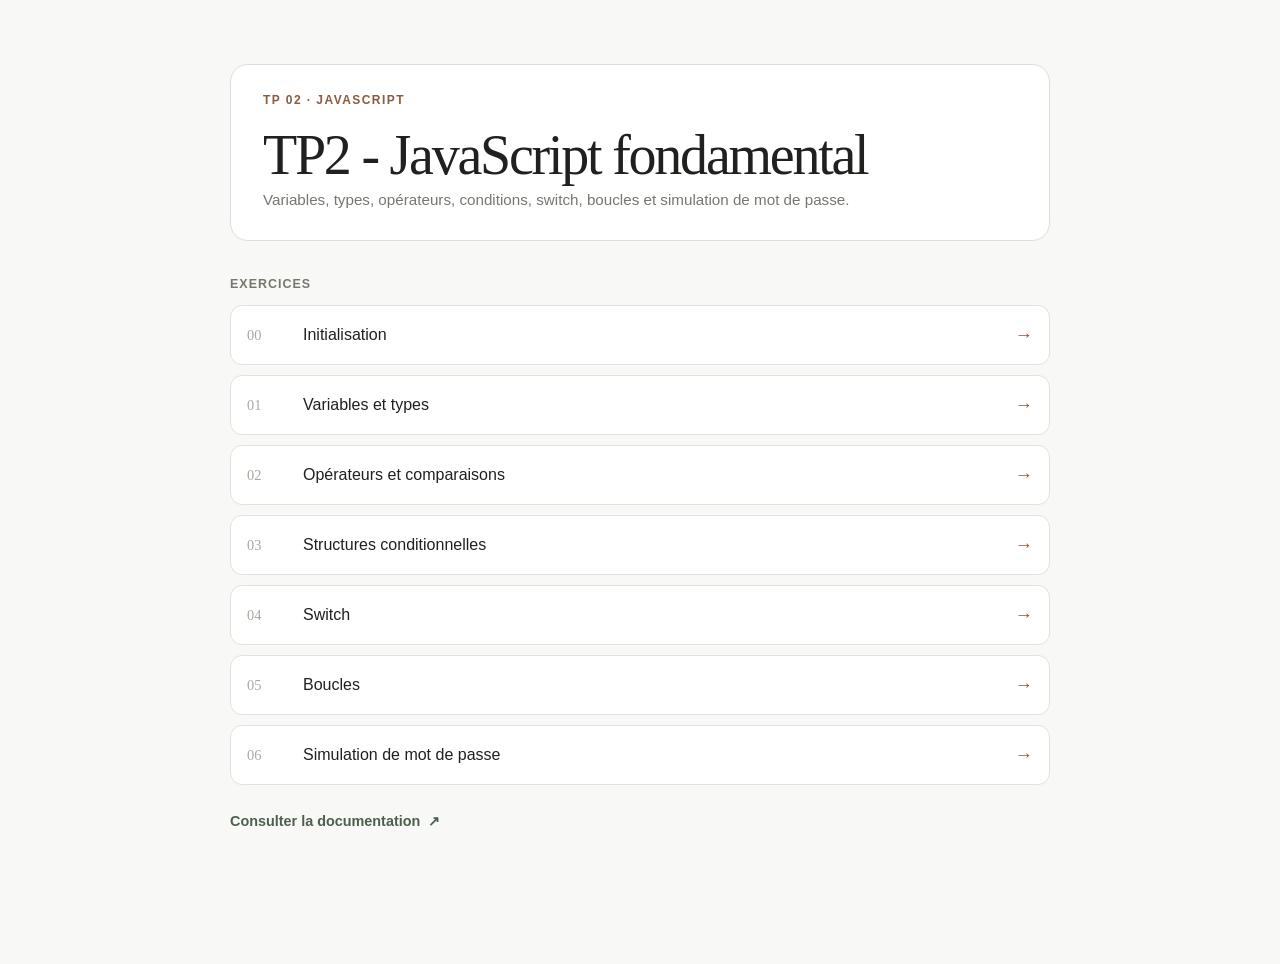
<file: index.html>
<!DOCTYPE html>
<html lang="fr">
<head>
    <meta charset="UTF-8">
    <meta name="viewport" content="width=device-width, initial-scale=1.0">
    <title>TP2 - JavaScript fondamental</title>
    <link rel="stylesheet" href="assets/css/style.css">
</head>
<body class="page-garde">
    <main class="conteneur conteneur-garde">
        <header class="entete-garde">
            <p class="badge-tp">TP 02 · JavaScript</p>
            <h1>TP2 - JavaScript fondamental</h1>
            <p class="intro">Variables, types, opérateurs, conditions, switch, boucles et simulation de mot de passe.</p>
        </header>
        <section class="liste-exercices">
            <h2>Exercices</h2>
            <ol class="cartes-exercices">
                <li><a href="exercices/00-Initialisation/index.html"><span class="numero-carte">00</span><span>Initialisation</span><span class="fleche-carte">→</span></a></li>
                <li><a href="exercices/01-Variables-et-types/index.html"><span class="numero-carte">01</span><span>Variables et types</span><span class="fleche-carte">→</span></a></li>
                <li><a href="exercices/02-Operateurs-et-comparaisons/index.html"><span class="numero-carte">02</span><span>Opérateurs et comparaisons</span><span class="fleche-carte">→</span></a></li>
                <li><a href="exercices/03-Structures-conditionnelles/index.html"><span class="numero-carte">03</span><span>Structures conditionnelles</span><span class="fleche-carte">→</span></a></li>
                <li><a href="exercices/04-Switch/index.html"><span class="numero-carte">04</span><span>Switch</span><span class="fleche-carte">→</span></a></li>
                <li><a href="exercices/05-Boucles/index.html"><span class="numero-carte">05</span><span>Boucles</span><span class="fleche-carte">→</span></a></li>
                <li><a href="exercices/06-Simulation-mot-de-passe/index.html"><span class="numero-carte">06</span><span>Simulation de mot de passe</span><span class="fleche-carte">→</span></a></li>
            </ol>
        </section>
        <a class="lien-documentation" href="README.md">Consulter la documentation <span>↗</span></a>
    </main>
</body>
</html>
</file>
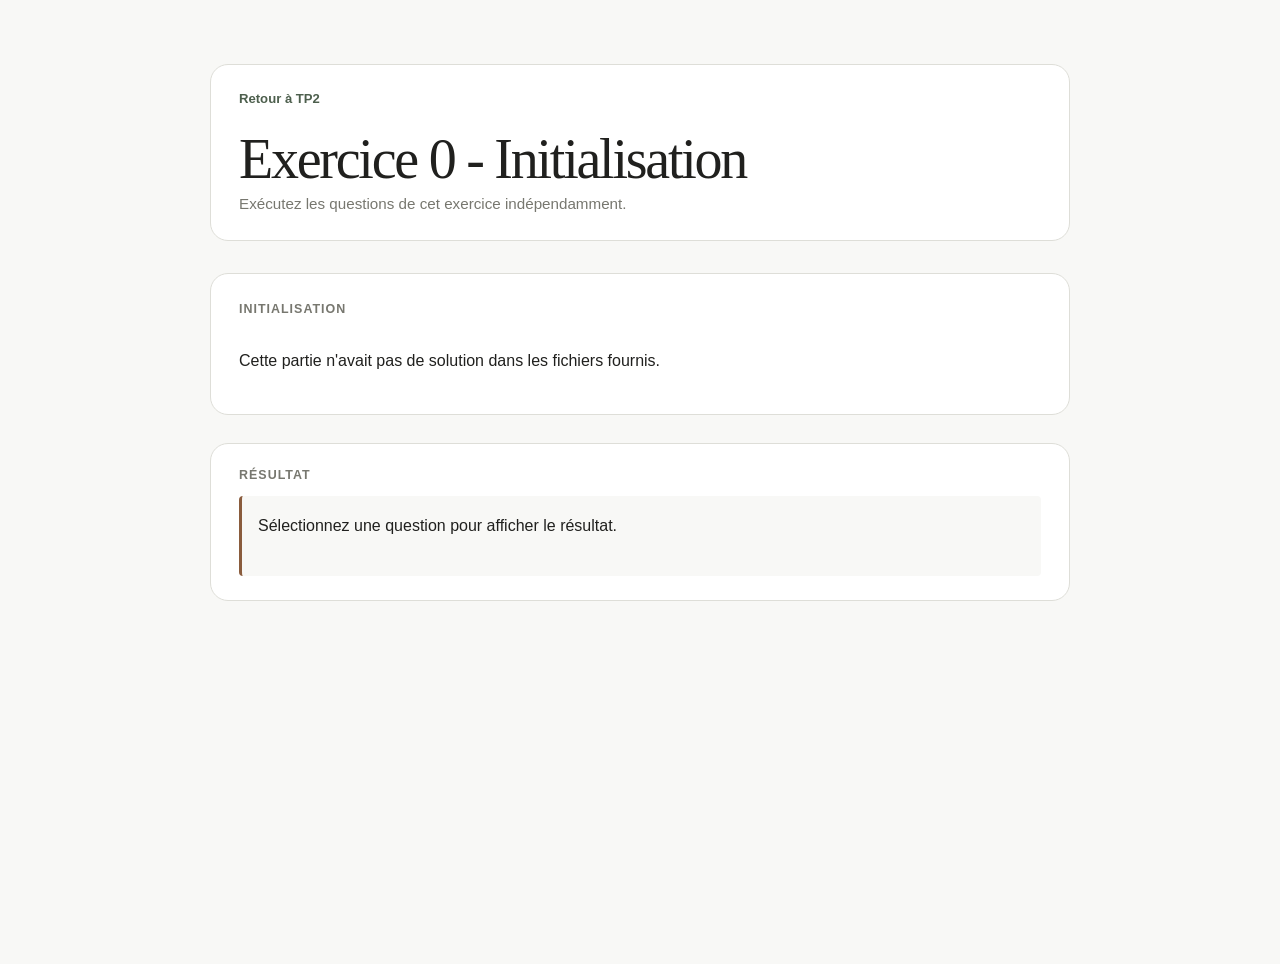
<file: exercices/00-Initialisation/index.html>
<!DOCTYPE html>
<html lang="fr">
<head>
    <meta charset="UTF-8">
    <meta name="viewport" content="width=device-width, initial-scale=1.0">
    <title>Exercice 0 - Initialisation</title>
    <link rel="stylesheet" href="../../assets/css/style.css">
</head>
<body class="page-exercice">
    <main class="conteneur conteneur-exercice">
        <header>
            <p><a href="../../index.html">Retour à TP2</a></p>
            <h1>Exercice 0 - Initialisation</h1>
            <p class="intro">Exécutez les questions de cet exercice indépendamment.</p>
        </header>
        <section class="exercice">
            <h2>Initialisation</h2>
            <div class="actions">
                <p>Cette partie n'avait pas de solution dans les fichiers fournis.</p>
            </div>
        </section>
        <section class="resultat-section">
            <h2>Résultat</h2>
            <div id="resultat" aria-live="polite">Sélectionnez une question pour afficher le résultat.</div>
        </section>
    </main>
    <script src="./script.js" defer></script>
</body>
</html>
</file>
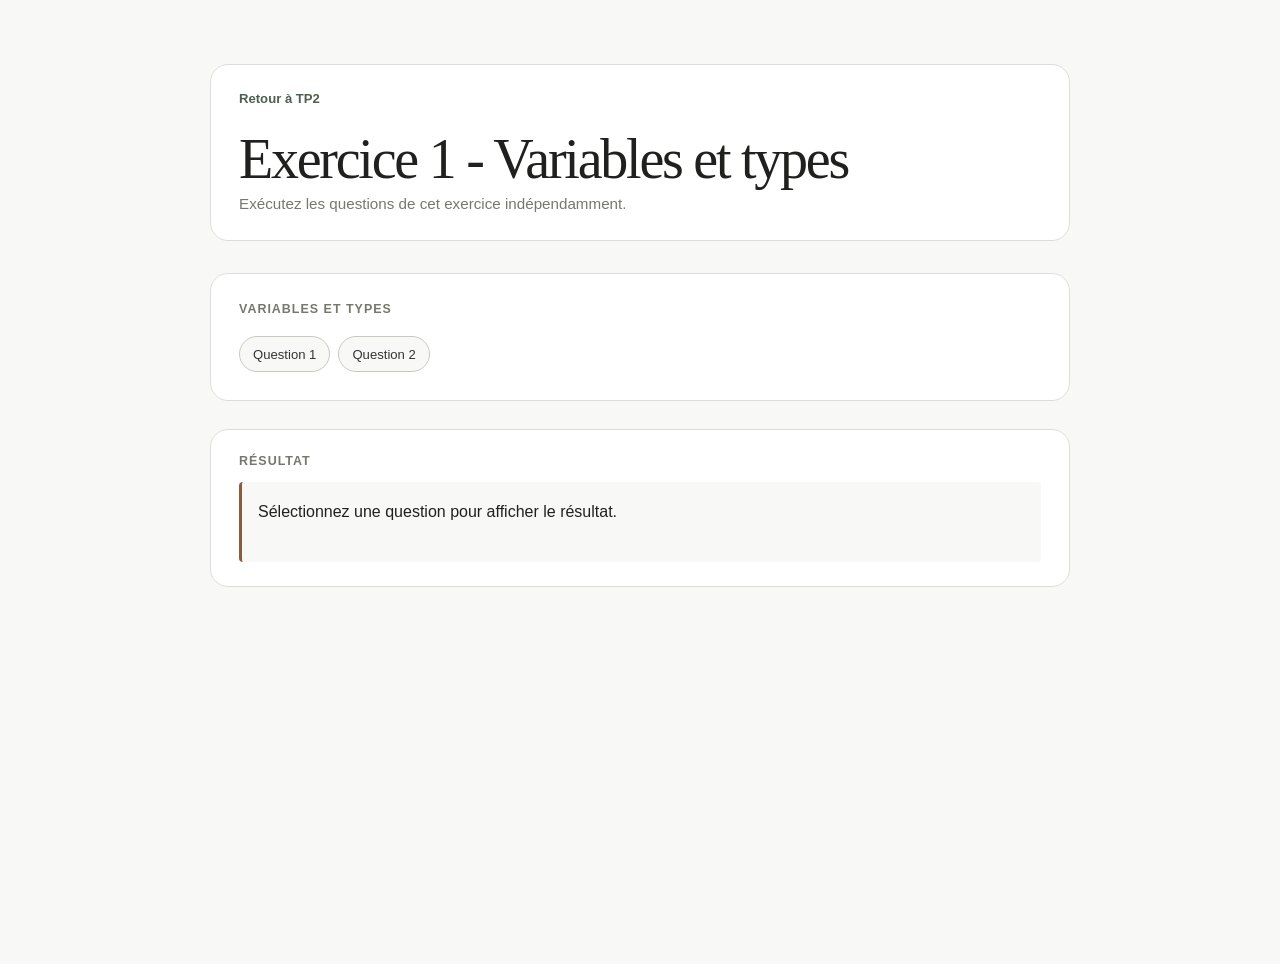
<file: exercices/01-Variables-et-types/index.html>
<!DOCTYPE html>
<html lang="fr">
<head>
    <meta charset="UTF-8">
    <meta name="viewport" content="width=device-width, initial-scale=1.0">
    <title>Exercice 1 - Variables et types</title>
    <link rel="stylesheet" href="../../assets/css/style.css">
</head>
<body class="page-exercice">
    <main class="conteneur conteneur-exercice">
        <header>
            <p><a href="../../index.html">Retour à TP2</a></p>
            <h1>Exercice 1 - Variables et types</h1>
            <p class="intro">Exécutez les questions de cet exercice indépendamment.</p>
        </header>
        <section class="exercice">
            <h2>Variables et types</h2>
            <div class="actions">
                <button type="button" onclick="exo1q1()">Question 1</button>
                <button type="button" onclick="exo1q2()">Question 2</button>
            </div>
        </section>
        <section class="resultat-section">
            <h2>Résultat</h2>
            <div id="resultat" aria-live="polite">Sélectionnez une question pour afficher le résultat.</div>
        </section>
    </main>
    <script src="./script.js" defer></script>
</body>
</html>
</file>
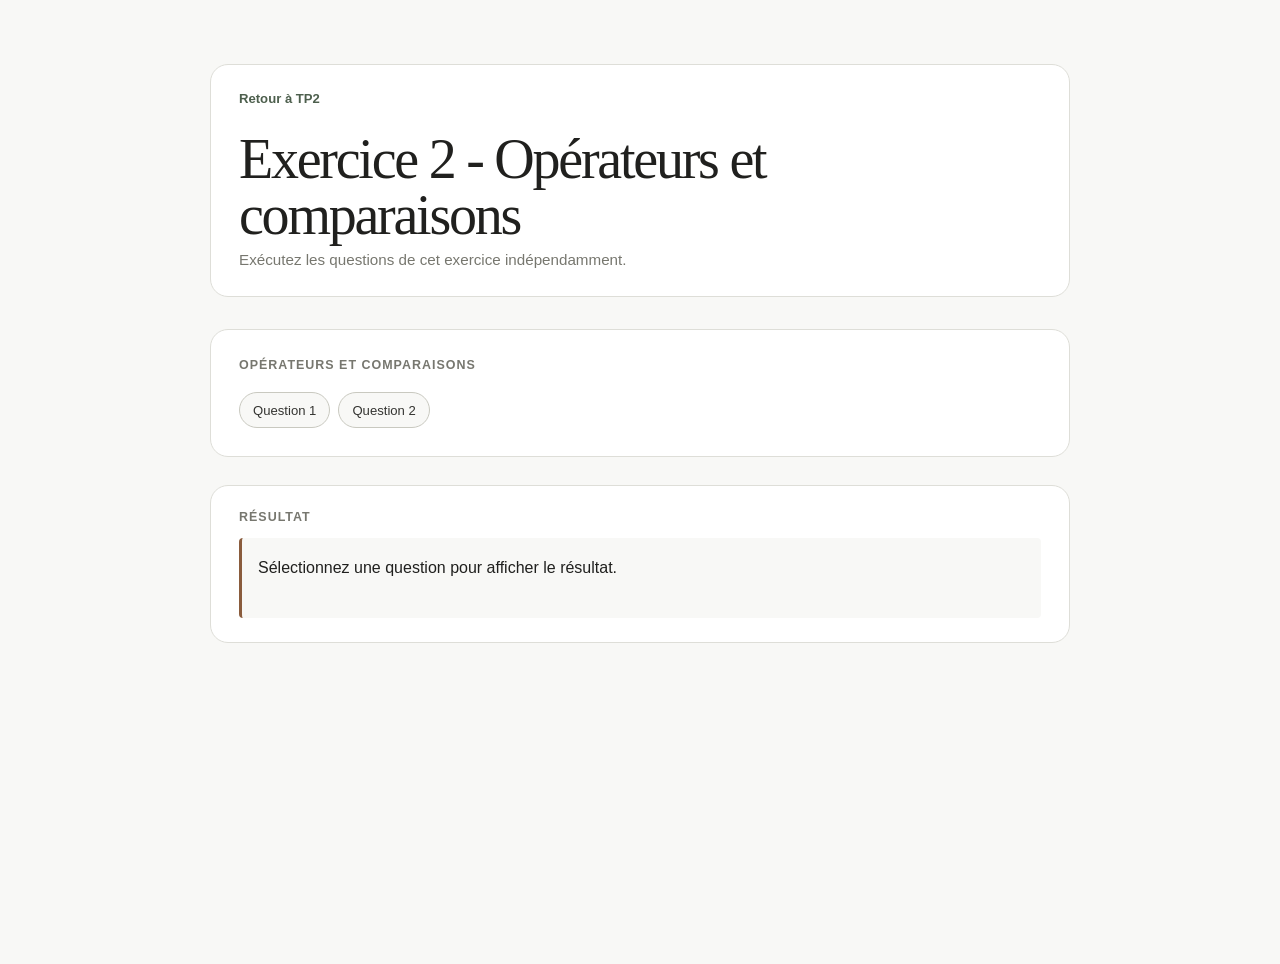
<file: exercices/02-Operateurs-et-comparaisons/index.html>
<!DOCTYPE html>
<html lang="fr">
<head>
    <meta charset="UTF-8">
    <meta name="viewport" content="width=device-width, initial-scale=1.0">
    <title>Exercice 2 - Opérateurs et comparaisons</title>
    <link rel="stylesheet" href="../../assets/css/style.css">
</head>
<body class="page-exercice">
    <main class="conteneur conteneur-exercice">
        <header>
            <p><a href="../../index.html">Retour à TP2</a></p>
            <h1>Exercice 2 - Opérateurs et comparaisons</h1>
            <p class="intro">Exécutez les questions de cet exercice indépendamment.</p>
        </header>
        <section class="exercice">
            <h2>Opérateurs et comparaisons</h2>
            <div class="actions">
                <button type="button" onclick="exo2q1()">Question 1</button>
                <button type="button" onclick="exo2q2()">Question 2</button>
            </div>
        </section>
        <section class="resultat-section">
            <h2>Résultat</h2>
            <div id="resultat" aria-live="polite">Sélectionnez une question pour afficher le résultat.</div>
        </section>
    </main>
    <script src="./script.js" defer></script>
</body>
</html>
</file>
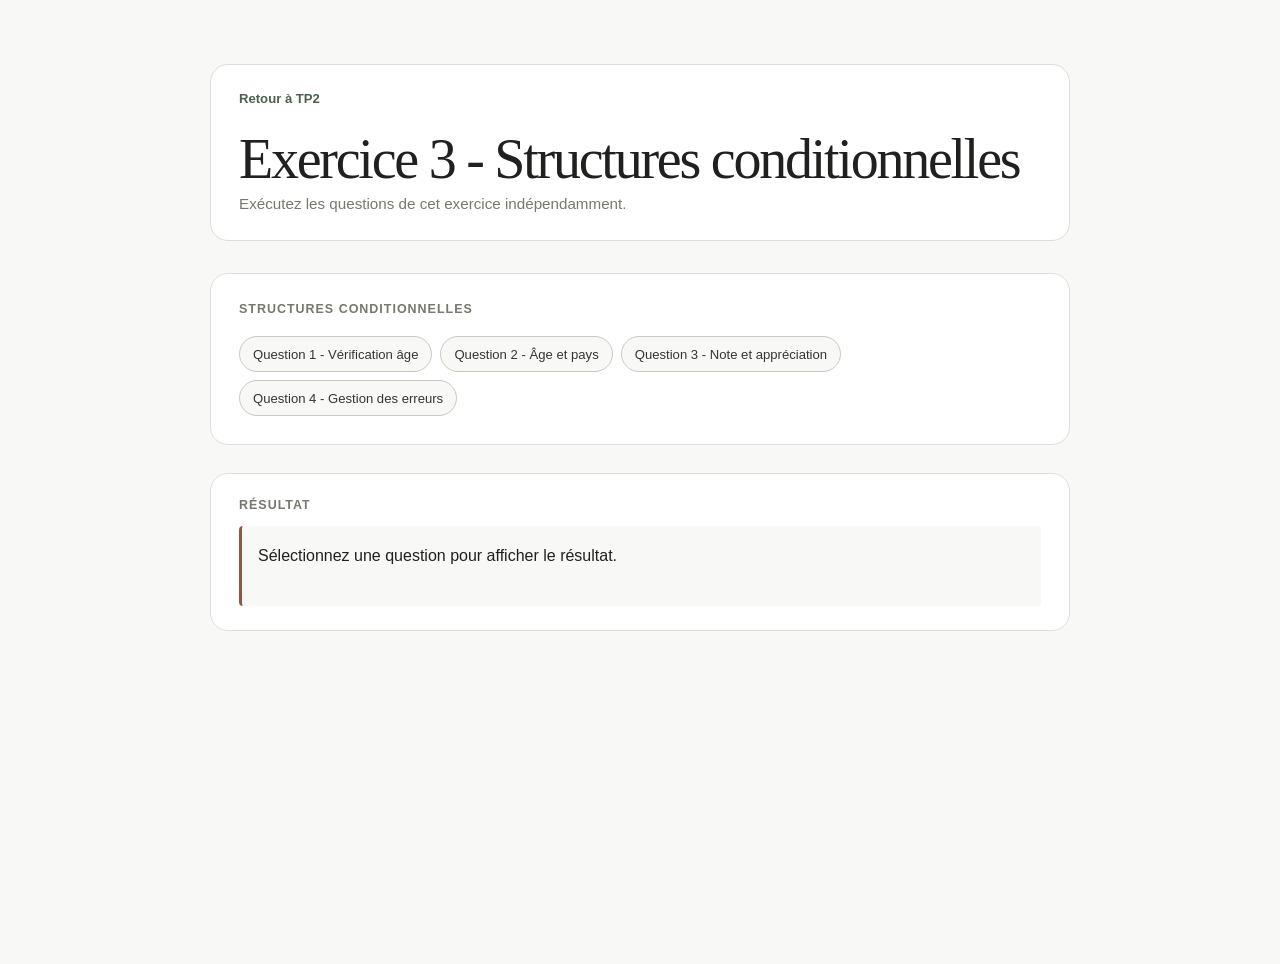
<file: exercices/03-Structures-conditionnelles/index.html>
<!DOCTYPE html>
<html lang="fr">
<head>
    <meta charset="UTF-8">
    <meta name="viewport" content="width=device-width, initial-scale=1.0">
    <title>Exercice 3 - Structures conditionnelles</title>
    <link rel="stylesheet" href="../../assets/css/style.css">
</head>
<body class="page-exercice">
    <main class="conteneur conteneur-exercice">
        <header>
            <p><a href="../../index.html">Retour à TP2</a></p>
            <h1>Exercice 3 - Structures conditionnelles</h1>
            <p class="intro">Exécutez les questions de cet exercice indépendamment.</p>
        </header>
        <section class="exercice">
            <h2>Structures conditionnelles</h2>
            <div class="actions">
                <button type="button" onclick="exo3q1()">Question 1 - Vérification âge</button>
                <button type="button" onclick="exo3q2()">Question 2 - Âge et pays</button>
                <button type="button" onclick="exo3q3()">Question 3 - Note et appréciation</button>
                <button type="button" onclick="exo3q4()">Question 4 - Gestion des erreurs</button>
            </div>
        </section>
        <section class="resultat-section">
            <h2>Résultat</h2>
            <div id="resultat" aria-live="polite">Sélectionnez une question pour afficher le résultat.</div>
        </section>
    </main>
    <script src="./script.js" defer></script>
</body>
</html>
</file>
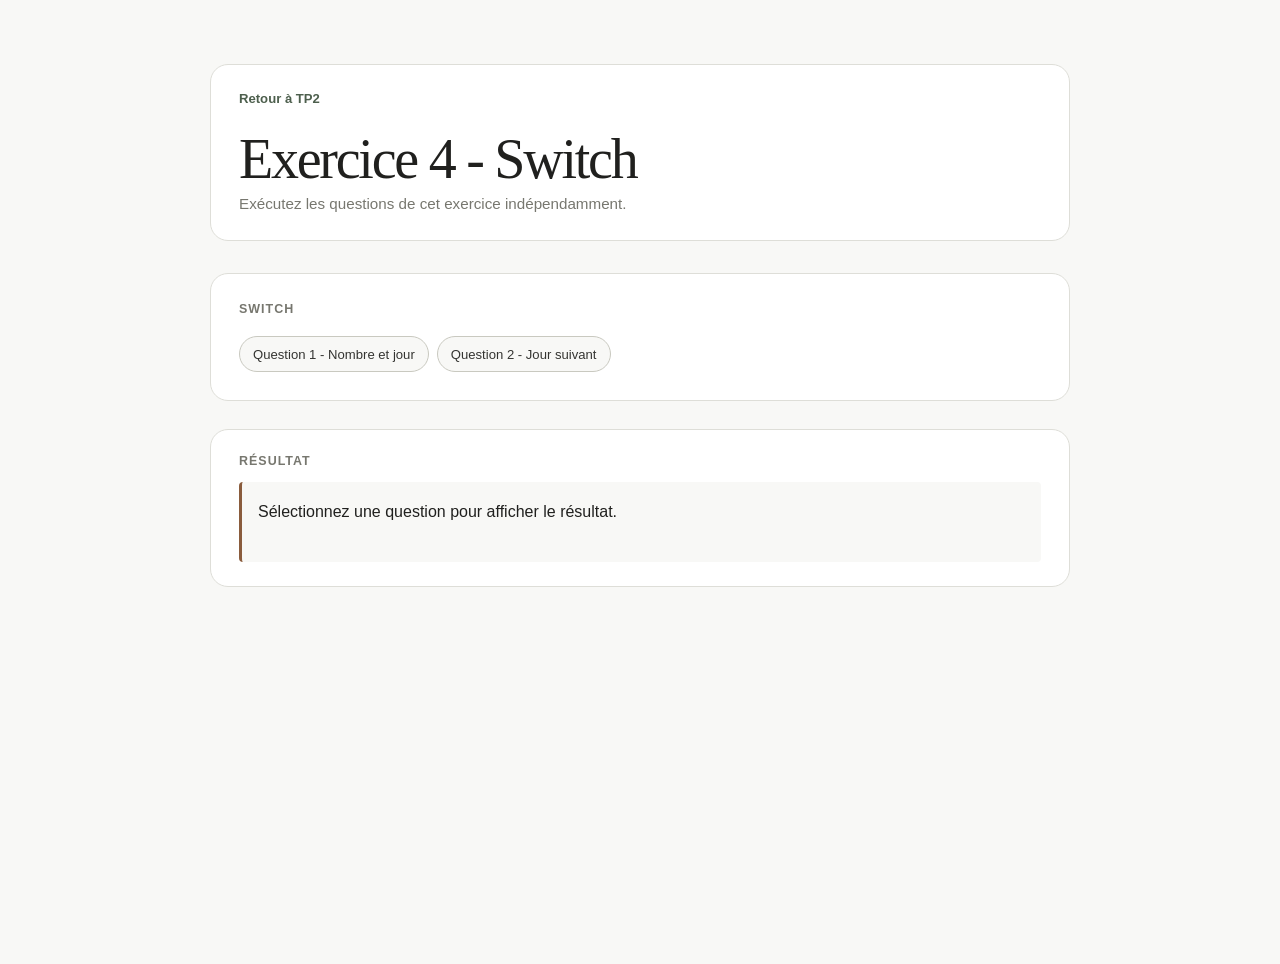
<file: exercices/04-Switch/index.html>
<!DOCTYPE html>
<html lang="fr">
<head>
    <meta charset="UTF-8">
    <meta name="viewport" content="width=device-width, initial-scale=1.0">
    <title>Exercice 4 - Switch</title>
    <link rel="stylesheet" href="../../assets/css/style.css">
</head>
<body class="page-exercice">
    <main class="conteneur conteneur-exercice">
        <header>
            <p><a href="../../index.html">Retour à TP2</a></p>
            <h1>Exercice 4 - Switch</h1>
            <p class="intro">Exécutez les questions de cet exercice indépendamment.</p>
        </header>
        <section class="exercice">
            <h2>Switch</h2>
            <div class="actions">
                <button type="button" onclick="exo4q1()">Question 1 - Nombre et jour</button>
                <button type="button" onclick="exo4q2()">Question 2 - Jour suivant</button>
            </div>
        </section>
        <section class="resultat-section">
            <h2>Résultat</h2>
            <div id="resultat" aria-live="polite">Sélectionnez une question pour afficher le résultat.</div>
        </section>
    </main>
    <script src="./script.js" defer></script>
</body>
</html>
</file>
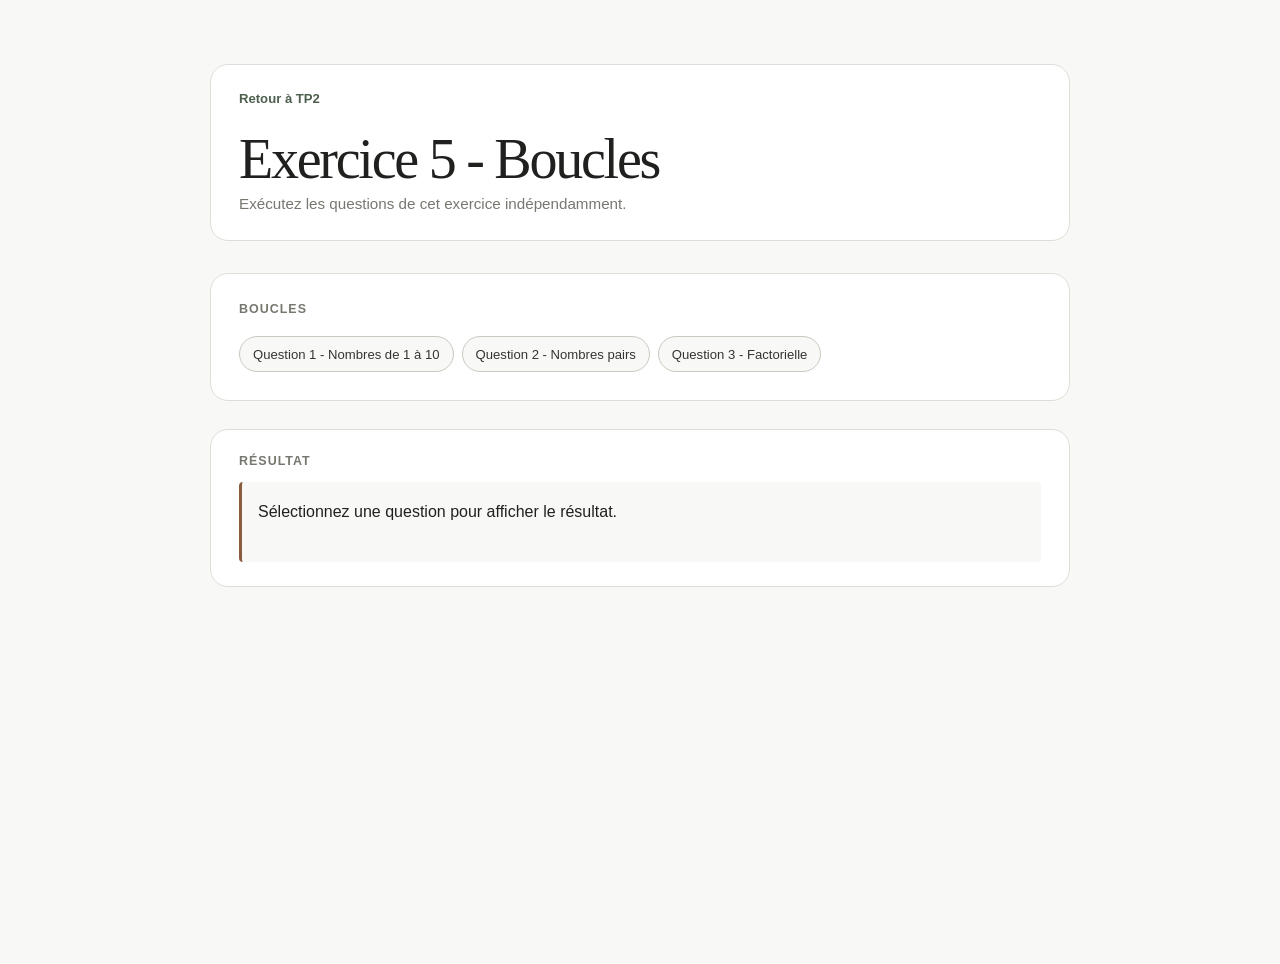
<file: exercices/05-Boucles/index.html>
<!DOCTYPE html>
<html lang="fr">
<head>
    <meta charset="UTF-8">
    <meta name="viewport" content="width=device-width, initial-scale=1.0">
    <title>Exercice 5 - Boucles</title>
    <link rel="stylesheet" href="../../assets/css/style.css">
</head>
<body class="page-exercice">
    <main class="conteneur conteneur-exercice">
        <header>
            <p><a href="../../index.html">Retour à TP2</a></p>
            <h1>Exercice 5 - Boucles</h1>
            <p class="intro">Exécutez les questions de cet exercice indépendamment.</p>
        </header>
        <section class="exercice">
            <h2>Boucles</h2>
            <div class="actions">
                <button type="button" onclick="exo5q1()">Question 1 - Nombres de 1 à 10</button>
                <button type="button" onclick="exo5q2()">Question 2 - Nombres pairs</button>
                <button type="button" onclick="exo5q3()">Question 3 - Factorielle</button>
            </div>
        </section>
        <section class="resultat-section">
            <h2>Résultat</h2>
            <div id="resultat" aria-live="polite">Sélectionnez une question pour afficher le résultat.</div>
        </section>
    </main>
    <script src="./script.js" defer></script>
</body>
</html>
</file>
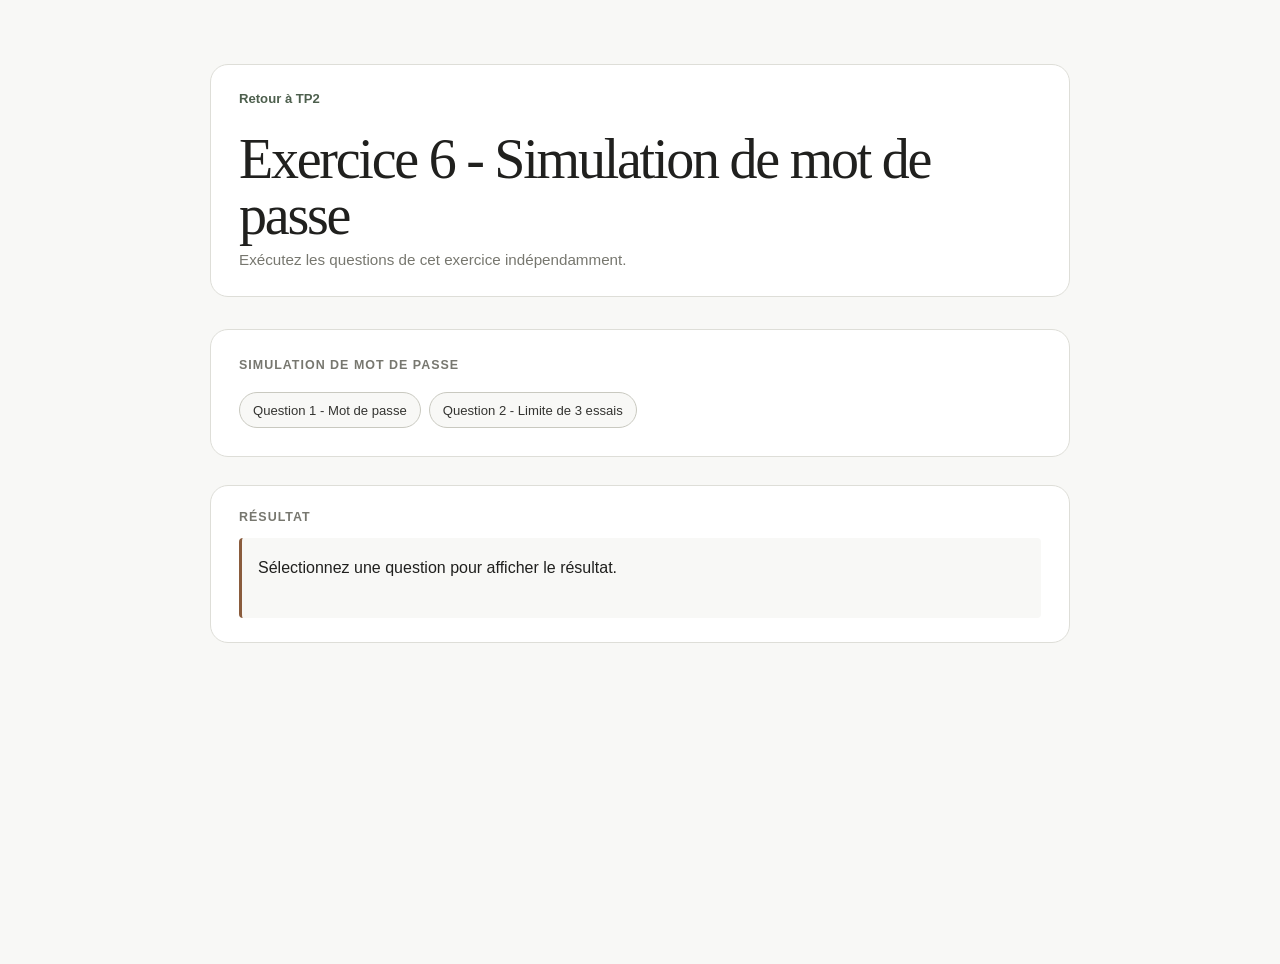
<file: exercices/06-Simulation-mot-de-passe/index.html>
<!DOCTYPE html>
<html lang="fr">
<head>
    <meta charset="UTF-8">
    <meta name="viewport" content="width=device-width, initial-scale=1.0">
    <title>Exercice 6 - Simulation de mot de passe</title>
    <link rel="stylesheet" href="../../assets/css/style.css">
</head>
<body class="page-exercice">
    <main class="conteneur conteneur-exercice">
        <header>
            <p><a href="../../index.html">Retour à TP2</a></p>
            <h1>Exercice 6 - Simulation de mot de passe</h1>
            <p class="intro">Exécutez les questions de cet exercice indépendamment.</p>
        </header>
        <section class="exercice">
            <h2>Simulation de mot de passe</h2>
            <div class="actions">
                <button type="button" onclick="exo6q1()">Question 1 - Mot de passe</button>
                <button type="button" onclick="exo6q2()">Question 2 - Limite de 3 essais</button>
            </div>
        </section>
        <section class="resultat-section">
            <h2>Résultat</h2>
            <div id="resultat" aria-live="polite">Sélectionnez une question pour afficher le résultat.</div>
        </section>
    </main>
    <script src="./script.js" defer></script>
</body>
</html>
</file>
<file: assets/css/style.css>
:root {
    color-scheme: light;
    font-family: Inter, "Segoe UI", sans-serif;
}

* {
    box-sizing: border-box;
}

body {
    margin: 0;
    min-height: 100vh;
    background: #f8f8f6;
    color: #20201e;
}

html {
    scroll-behavior: smooth;
}

.conteneur {
    width: min(760px, calc(100% - 40px));
    margin: 64px auto;
}

header {
    margin-bottom: 48px;
    padding-bottom: 24px;
    border-bottom: 1px solid #deded8;
}

h1 {
    margin: 0 0 8px;
    font-family: Georgia, "Times New Roman", serif;
    font-size: clamp(2rem, 7vw, 3.5rem);
    font-weight: 500;
    letter-spacing: -0.04em;
    line-height: 1;
}

h2 {
    margin: 0;
    font-size: 0.78rem;
    font-weight: 700;
    letter-spacing: 0.08em;
    text-transform: uppercase;
}

.intro {
    margin: 0;
    color: #77776f;
    font-size: 0.95rem;
}

.conteneur-exercice {
    width: min(860px, calc(100% - 40px));
}

.page-exercice header {
    margin-bottom: 32px;
    padding: 24px 28px 28px;
    border: 1px solid #deded8;
    border-radius: 18px;
    background: #ffffff;
}

.page-exercice header p:first-child {
    margin: 0 0 24px;
}

.page-exercice header p:first-child a {
    color: #4d5f4d;
    font-size: 0.82rem;
    font-weight: 700;
    text-decoration: none;
}

.page-exercice header p:first-child a:hover {
    text-decoration: underline;
}

.page-exercice .exercice {
    display: block;
    padding: 28px;
    border: 1px solid #deded8;
    border-radius: 18px;
    background: #ffffff;
}

.page-exercice .exercice h2 {
    margin-bottom: 20px;
    color: #77776f;
}

.page-exercice .actions {
    justify-content: flex-start;
}

.page-exercice button {
    border-color: #c9c9c0;
    background: #f8f8f6;
}

.page-exercice button:hover {
    border-color: #20201e;
    background: #20201e;
}

.page-exercice .resultat-section {
    margin-top: 28px;
    padding: 24px 28px;
    border: 1px solid #deded8;
    border-radius: 18px;
    background: #ffffff;
}

.page-exercice #resultat {
    border-left: 3px solid #8a5c3d;
    border-radius: 4px;
    background: #f8f8f6;
}

.conteneur-garde {
    width: min(820px, calc(100% - 40px));
}

.entete-garde {
    margin-bottom: 36px;
    padding: 28px 32px 32px;
    border: 1px solid #deded8;
    border-radius: 18px;
    background: #ffffff;
}

.badge-tp {
    margin: 0 0 20px;
    color: #8a5c3d;
    font-size: 0.75rem;
    font-weight: 700;
    letter-spacing: 0.12em;
    text-transform: uppercase;
}

.liste-exercices h2 {
    margin-bottom: 14px;
    color: #77776f;
}

.cartes-exercices {
    display: grid;
    gap: 10px;
    margin: 0;
    padding: 0;
    list-style: none;
}

.cartes-exercices li {
    border: 1px solid #e2e2dc;
    border-radius: 12px;
    background: #ffffff;
    transition: border-color 0.2s ease, transform 0.2s ease, box-shadow 0.2s ease;
}

.cartes-exercices li:hover {
    border-color: #20201e;
    box-shadow: 0 8px 20px rgba(32, 32, 30, 0.06);
    transform: translateY(-2px);
}

.cartes-exercices a {
    display: grid;
    grid-template-columns: 42px 1fr auto;
    align-items: center;
    gap: 14px;
    min-height: 58px;
    padding: 10px 16px;
    color: #20201e;
    text-decoration: none;
}

.numero-carte {
    color: #aaa99f;
    font-family: Georgia, "Times New Roman", serif;
    font-size: 0.9rem;
}

.fleche-carte {
    color: #8a5c3d;
    font-size: 1.15rem;
    transition: transform 0.2s ease;
}

.cartes-exercices a:hover .fleche-carte {
    transform: translateX(4px);
}

.lien-documentation {
    display: inline-block;
    margin-top: 28px;
    color: #4d5f4d;
    font-size: 0.9rem;
    font-weight: 700;
    text-decoration: none;
}

.lien-documentation:hover {
    text-decoration: underline;
}

.lien-documentation span {
    margin-left: 4px;
}

.exercice {
    display: grid;
    grid-template-columns: 44px 210px 1fr;
    align-items: start;
    gap: 16px;
    padding: 20px 0;
    border-bottom: 1px solid #e2e2dc;
}

.numero {
    color: #aaa99f;
    font-family: Georgia, "Times New Roman", serif;
    font-size: 0.9rem;
}

.actions {
    display: flex;
    flex-wrap: wrap;
    gap: 8px;
    justify-content: flex-end;
}

button {
    min-height: 36px;
    border: 1px solid #d7d7d0;
    border-radius: 999px;
    padding: 8px 13px;
    background: transparent;
    color: #343431;
    font: inherit;
    font-size: 0.82rem;
    cursor: pointer;
    transition: border-color 0.2s ease, background-color 0.2s ease, color 0.2s ease;
}

button:hover {
    border-color: #20201e;
    background: #20201e;
    color: #ffffff;
}

button:focus-visible {
    outline: 2px solid #20201e;
    outline-offset: 2px;
}

.resultat-section {
    margin-top: 48px;
}

.resultat-section h2 {
    margin-bottom: 14px;
    color: #77776f;
}

#resultat {
    min-height: 80px;
    padding: 16px;
    border-left: 2px solid #20201e;
    background: transparent;
    line-height: 1.8;
    overflow-wrap: anywhere;
}

.variable {
    color: #4d5f4d;
    font-weight: 700;
}

.valeur {
    color: #8a5c3d;
    font-weight: 700;
}

@media (max-width: 600px) {
    .conteneur {
        width: min(100% - 20px, 960px);
        margin: 20px auto;
    }

    header {
        margin-bottom: 24px;
    }

    .exercice {
        grid-template-columns: 32px 1fr;
    }

    .entete-garde {
        padding: 22px 20px 24px;
    }

    .conteneur-garde {
        width: min(100% - 20px, 960px);
    }

    .conteneur-exercice {
        width: min(100% - 20px, 960px);
    }

    .page-exercice header,
    .page-exercice .exercice,
    .page-exercice .resultat-section {
        padding: 20px;
    }

    .actions {
        grid-column: 1 / -1;
        flex-direction: column;
        align-items: stretch;
    }

    button {
        width: 100%;
    }
}
</file>
